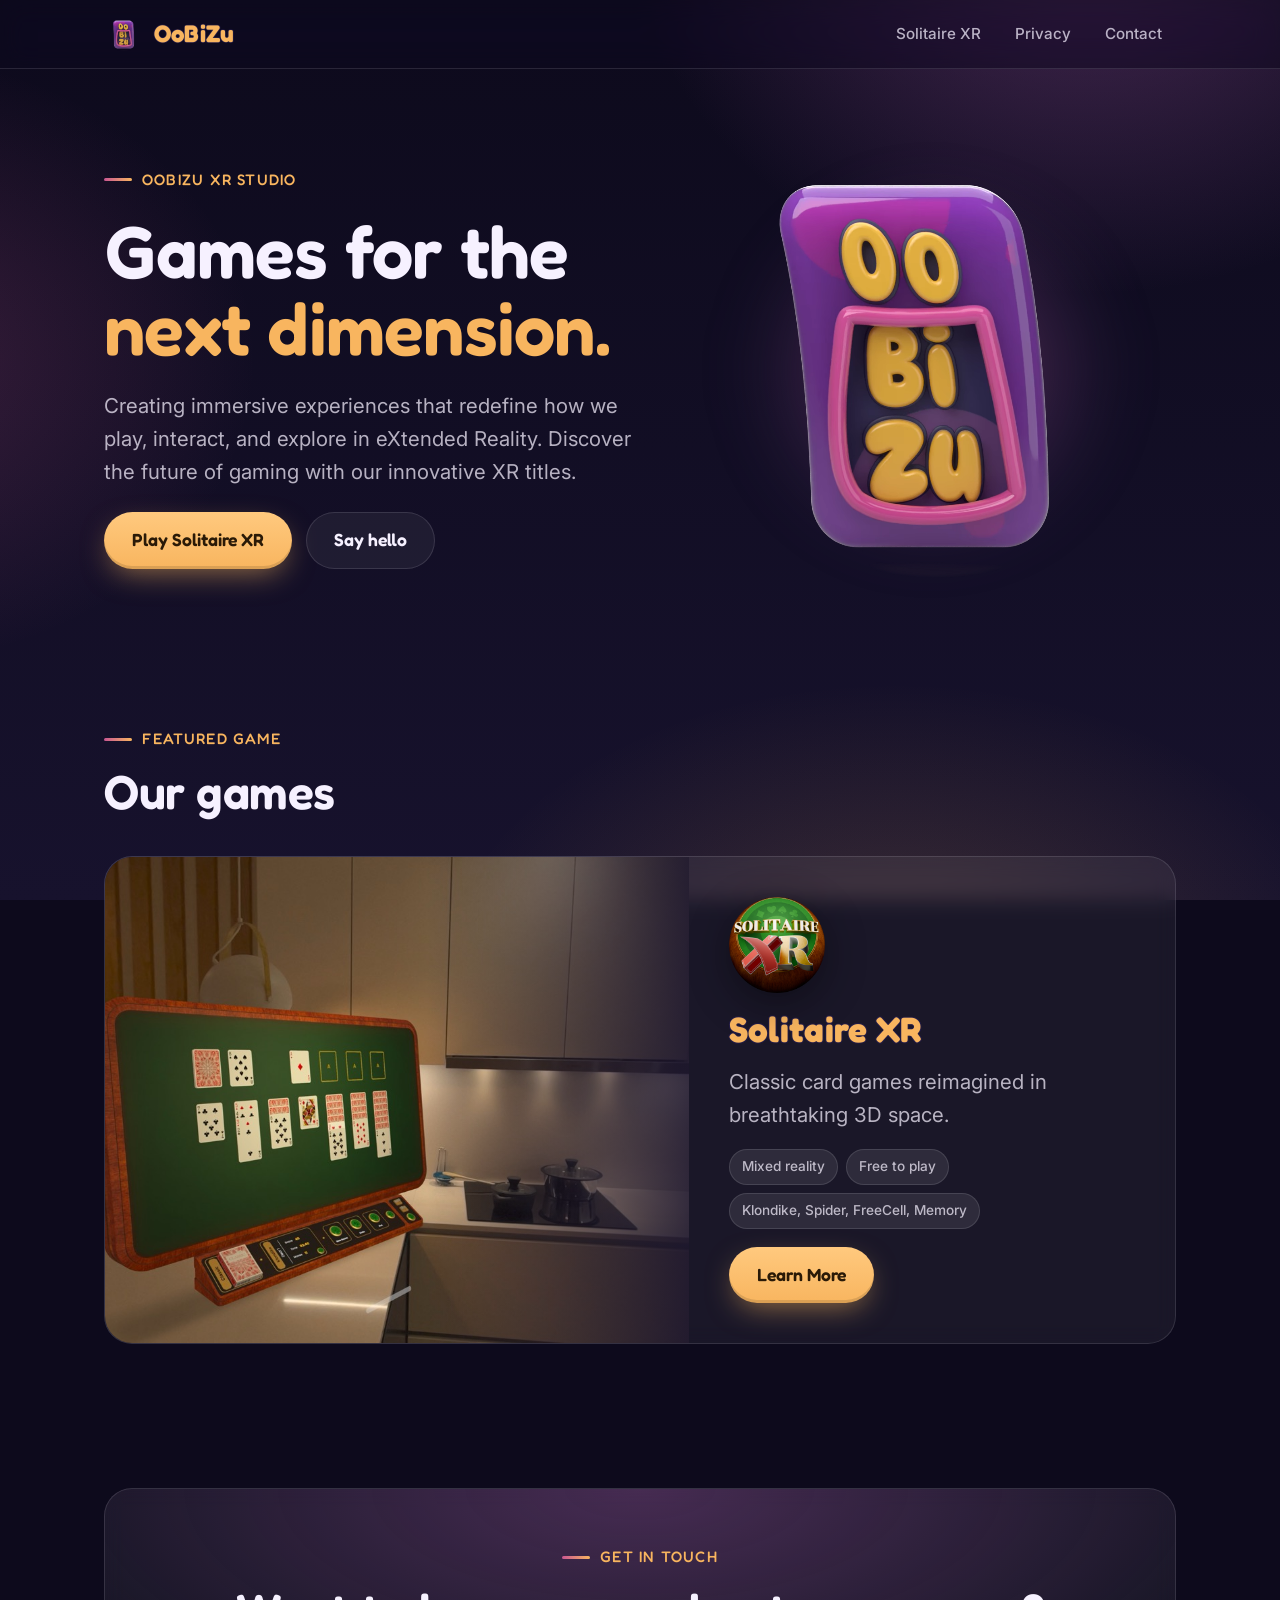
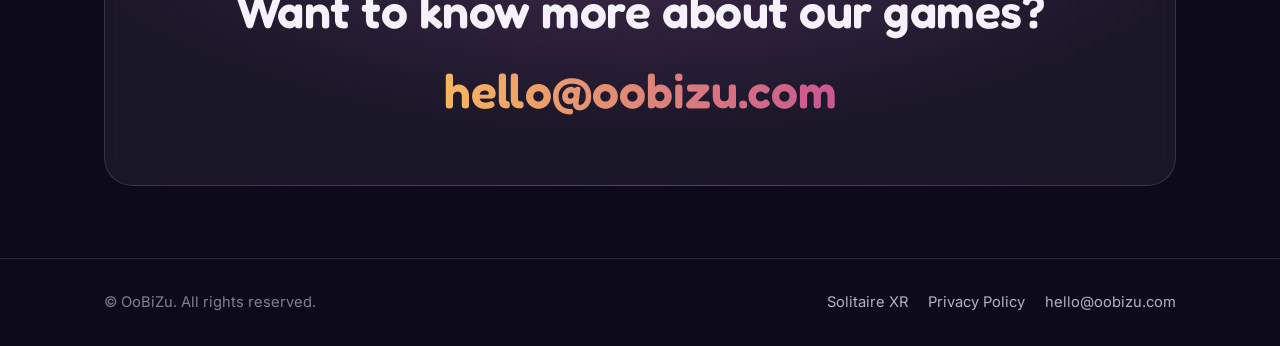
<file: index.html>
<!DOCTYPE html>
<html lang="en">
  <head>
    <meta charset="UTF-8" />
    <meta name="viewport" content="width=device-width, initial-scale=1.0" />
    <meta name="description" content="OoBiZu is an independent XR studio making games for mixed and virtual reality headsets, including Solitaire XR: classic card games reimagined in 3D space.">
    <meta name="author" content="OoBiZu">
    <meta name="robots" content="index, follow">
    <meta name="theme-color" content="#0d0a1c">
    <link rel="canonical" href="https://www.oobizu.com/">

    <!-- Open Graph / Facebook -->
    <meta property="og:type" content="website">
    <meta property="og:url" content="https://www.oobizu.com/">
    <meta property="og:title" content="OoBiZu XR Studio | Games for the Next Dimension">
    <meta property="og:description" content="OoBiZu is an independent XR studio making games for mixed and virtual reality headsets, including Solitaire XR: classic card games reimagined in 3D space.">
    <meta property="og:image" content="https://www.oobizu.com/logo.png">
    <meta property="og:site_name" content="OoBiZu XR Studio">

    <!-- Twitter -->
    <meta property="twitter:card" content="summary_large_image">
    <meta property="twitter:url" content="https://www.oobizu.com/">
    <meta property="twitter:title" content="OoBiZu XR Studio | Games for the Next Dimension">
    <meta property="twitter:description" content="OoBiZu is an independent XR studio making games for mixed and virtual reality headsets, including Solitaire XR: classic card games reimagined in 3D space.">
    <meta property="twitter:image" content="https://www.oobizu.com/logo.png">

    <title>OoBiZu XR Studio | Games for the Next Dimension</title>

    <!-- Favicon -->
    <link rel="icon" type="image/x-icon" href="/favicon.ico">
    <link rel="icon" type="image/png" sizes="16x16" href="/favicon-16x16.png">
    <link rel="icon" type="image/png" sizes="32x32" href="/favicon-32x32.png">
    <link rel="apple-touch-icon" sizes="180x180" href="/apple-touch-icon.png">
    <link rel="manifest" href="/site.webmanifest">

    <!-- Structured Data -->
    <script type="application/ld+json">
    {
      "@context": "https://schema.org",
      "@graph": [
        {
          "@type": "Organization",
          "@id": "https://www.oobizu.com/#organization",
          "name": "OoBiZu",
          "alternateName": "OoBiZu XR Studio",
          "url": "https://www.oobizu.com/",
          "logo": "https://www.oobizu.com/logo.png",
          "description": "Independent XR studio making games for mixed and virtual reality headsets.",
          "email": "hello@oobizu.com",
          "contactPoint": {
            "@type": "ContactPoint",
            "email": "hello@oobizu.com",
            "contactType": "customer service"
          }
        },
        {
          "@type": "WebSite",
          "@id": "https://www.oobizu.com/#website",
          "name": "OoBiZu XR Studio",
          "url": "https://www.oobizu.com/",
          "publisher": { "@id": "https://www.oobizu.com/#organization" }
        }
      ]
    }
    </script>

    <link rel="preconnect" href="https://fonts.googleapis.com">
    <link rel="preconnect" href="https://fonts.gstatic.com" crossorigin>
    <link href="https://fonts.googleapis.com/css2?family=Fredoka:wght@400..700&family=Inter:wght@400;500;600&display=swap" rel="stylesheet">
    <link rel="stylesheet" href="/styles.css">
  </head>
  <body>
    <header class="nav">
      <div class="wrap">
        <a href="/" class="brand wordmark" aria-label="OoBiZu home">
          <img src="/logo-poster.png" alt="" width="40" height="40">
          OoBiZu
        </a>
        <nav class="nav-links" aria-label="Main">
          <a href="/solitairexr">Solitaire XR</a>
          <a href="/privacy" class="hide-sm">Privacy</a>
          <a href="#contact">Contact</a>
        </nav>
      </div>
    </header>

    <main>
      <!-- Hero -->
      <section class="hero">
        <div class="wrap">
          <div class="hero-copy">
            <h1 class="eyebrow">OoBiZu XR Studio</h1>
            <p class="display-title">Games for the <span class="honey">next dimension.</span></p>
            <p class="lead">
              Creating immersive experiences that redefine how we play, interact, and explore in eXtended Reality.
              Discover the future of gaming with our innovative XR titles.
            </p>
            <div class="btn-row">
              <a href="/solitairexr" class="btn btn-primary">Play Solitaire XR</a>
              <a href="#contact" class="btn btn-ghost">Say hello</a>
            </div>
          </div>
          <div class="hero-art">
            <video
              autoplay
              loop
              muted
              playsinline
              data-decorative
              poster="/logo-poster.png"
              aria-label="OoBiZu Logo"
              width="520"
              height="520"
            >
              <!-- HEVC with alpha first for Safari/iOS, then VP9 with alpha for Chrome/Firefox/Edge -->
              <source src="/logo-loop.mov" type='video/mp4; codecs="hvc1"' />
              <source src="/logo-loop.webm" type="video/webm" />
              <img src="/logo.png" alt="OoBiZu Logo" />
            </video>
          </div>
        </div>
      </section>

      <!-- Games -->
      <section id="games">
        <div class="wrap">
          <div class="section-head reveal">
            <span class="eyebrow">Featured Game</span>
            <h2>Our games</h2>
          </div>

          <article class="card game reveal">
            <div class="game-media">
              <img src="/solitairexr/images/screenshot1.jpeg" alt="Solitaire XR table floating in a kitchen" loading="lazy">
            </div>
            <div class="game-body">
              <img class="game-logo" src="/solitairexr/logo.png" alt="" width="96" height="96">
              <h3 class="wordmark" style="font-size: 2.2rem;">Solitaire XR</h3>
              <p class="lead">Classic card games reimagined in breathtaking 3D space.</p>
              <div class="chips">
                <span class="chip">Mixed reality</span>
                <span class="chip">Free to play</span>
                <span class="chip">Klondike, Spider, FreeCell, Memory</span>
              </div>
              <div class="btn-row" style="justify-content: flex-start;">
                <a href="/solitairexr" class="btn btn-primary">Learn More</a>
              </div>
            </div>
          </article>
        </div>
      </section>

      <!-- Contact -->
      <section id="contact">
        <div class="wrap">
          <div class="card contact reveal">
            <span class="eyebrow">Get in touch</span>
            <h2>Want to know more about our games?</h2>
            <a class="email" href="mailto:hello@oobizu.com?subject=Hello%20OoBiZu">hello@oobizu.com</a>
          </div>
        </div>
      </section>
    </main>

    <footer>
      <div class="wrap">
        <span>© OoBiZu. All rights reserved.</span>
        <nav aria-label="Footer">
          <a href="/solitairexr">Solitaire XR</a>
          <a href="/privacy">Privacy Policy</a>
          <a href="mailto:hello@oobizu.com">hello@oobizu.com</a>
        </nav>
      </div>
    </footer>

    <script src="/site.js"></script>
  </body>
</html>
</file>
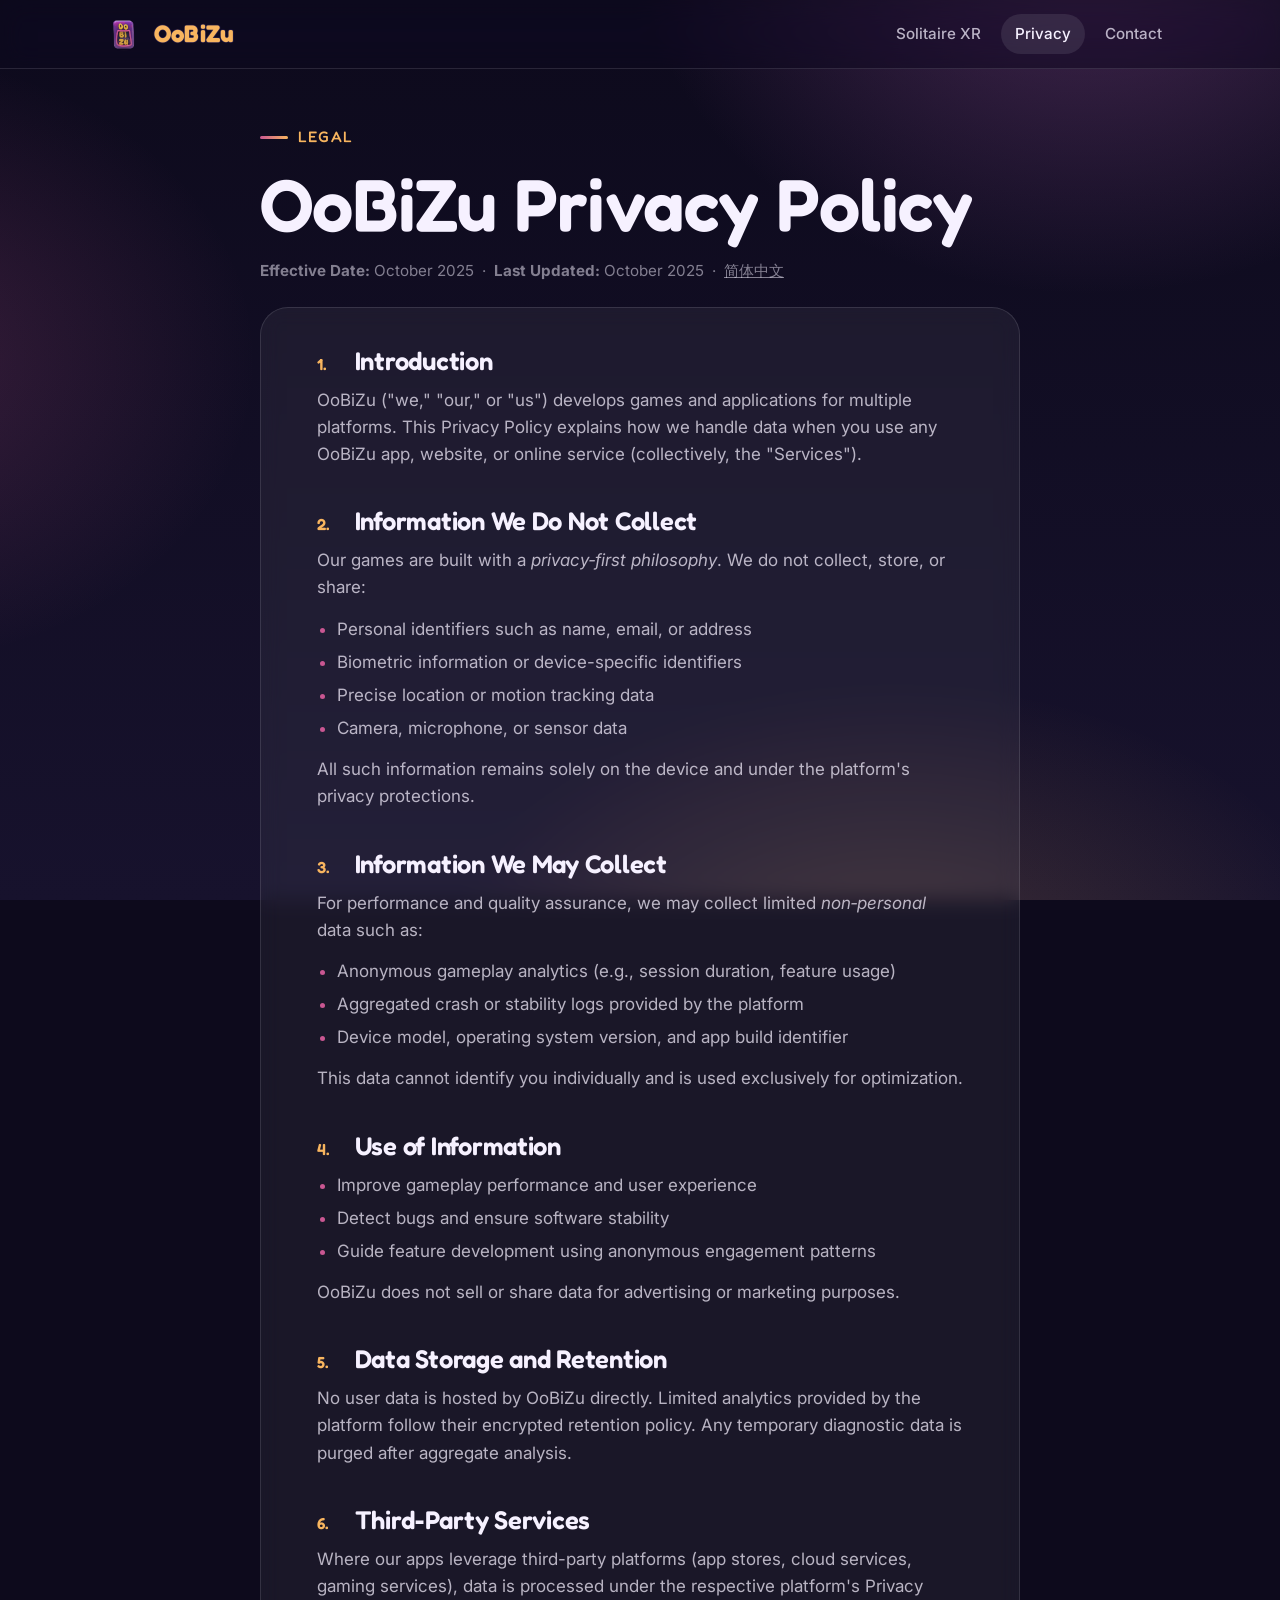
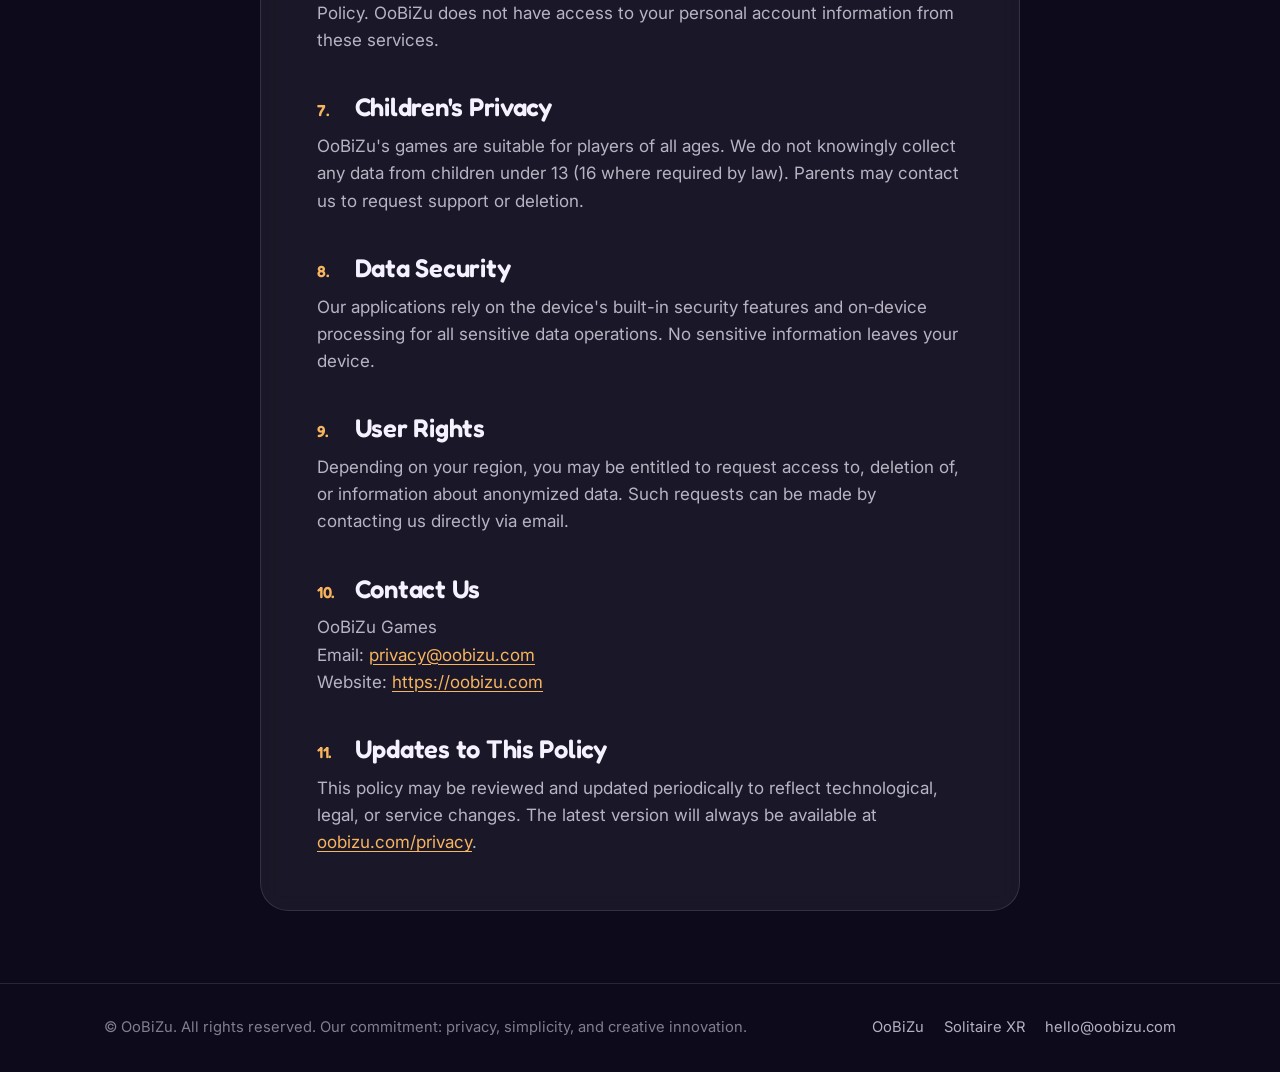
<file: privacy/index.html>
<!DOCTYPE html>
<html lang="en">
<head>
  <meta charset="UTF-8">
  <meta name="viewport" content="width=device-width, initial-scale=1.0">
  <meta name="description" content="OoBiZu Privacy Policy: learn how we handle data across all our games and applications.">
  <meta name="theme-color" content="#0d0a1c">
  <meta property="og:title" content="OoBiZu Privacy Policy">
  <meta property="og:description" content="Our commitment to privacy-first game development across all platforms.">
  <link rel="canonical" href="https://www.oobizu.com/privacy/">
  <link rel="alternate" hreflang="en" href="https://www.oobizu.com/privacy/">
  <link rel="alternate" hreflang="zh-Hans" href="https://www.oobizu.com/privacy/zh/">
  <meta property="og:url" content="https://www.oobizu.com/privacy/">
  <meta property="og:image" content="https://www.oobizu.com/logo.png">
  <meta name="twitter:card" content="summary_large_image">
  <title>OoBiZu Privacy Policy | Games and Applications</title>

  <!-- Favicon -->
  <link rel="icon" type="image/x-icon" href="/favicon.ico">
  <link rel="icon" type="image/png" sizes="16x16" href="/favicon-16x16.png">
  <link rel="icon" type="image/png" sizes="32x32" href="/favicon-32x32.png">
  <link rel="apple-touch-icon" sizes="180x180" href="/apple-touch-icon.png">
  <link rel="manifest" href="/site.webmanifest">

  <link rel="preconnect" href="https://fonts.googleapis.com">
  <link rel="preconnect" href="https://fonts.gstatic.com" crossorigin>
  <link href="https://fonts.googleapis.com/css2?family=Fredoka:wght@400..700&family=Inter:wght@400;500;600&display=swap" rel="stylesheet">
  <link rel="stylesheet" href="/styles.css">
</head>
<body>
  <header class="nav">
    <div class="wrap">
      <a href="/" class="brand wordmark" aria-label="OoBiZu home">
        <img src="/logo-poster.png" alt="" width="40" height="40">
        OoBiZu
      </a>
      <nav class="nav-links" aria-label="Main">
        <a href="/solitairexr">Solitaire XR</a>
        <a href="/privacy" aria-current="page">Privacy</a>
        <a href="/#contact" class="hide-sm">Contact</a>
      </nav>
    </div>
  </header>

  <main>
    <div class="wrap">
      <div class="doc-head">
        <span class="eyebrow">Legal</span>
        <h1>OoBiZu Privacy Policy</h1>
        <p class="note">
          <strong>Effective Date:</strong> October 2025 &nbsp;·&nbsp;
          <strong>Last Updated:</strong> October 2025 &nbsp;·&nbsp;
          <a href="/privacy/zh/" hreflang="zh-Hans" lang="zh-Hans">简体中文</a>
        </p>
      </div>

      <article class="card doc">
        <h2><span class="num">1.</span>Introduction</h2>
        <p>
          OoBiZu ("we," "our," or "us") develops games and applications for multiple platforms. This Privacy Policy explains how we handle data when you use any OoBiZu app, website, or online service (collectively, the "Services").
        </p>

        <h2><span class="num">2.</span>Information We Do Not Collect</h2>
        <p>Our games are built with a <em>privacy‑first philosophy</em>. We do not collect, store, or share:</p>
        <ul>
          <li>Personal identifiers such as name, email, or address</li>
          <li>Biometric information or device-specific identifiers</li>
          <li>Precise location or motion tracking data</li>
          <li>Camera, microphone, or sensor data</li>
        </ul>
        <p>All such information remains solely on the device and under the platform's privacy protections.</p>

        <h2><span class="num">3.</span>Information We May Collect</h2>
        <p>For performance and quality assurance, we may collect limited <em>non‑personal</em> data such as:</p>
        <ul>
          <li>Anonymous gameplay analytics (e.g., session duration, feature usage)</li>
          <li>Aggregated crash or stability logs provided by the platform</li>
          <li>Device model, operating system version, and app build identifier</li>
        </ul>
        <p>This data cannot identify you individually and is used exclusively for optimization.</p>

        <h2><span class="num">4.</span>Use of Information</h2>
        <ul>
          <li>Improve gameplay performance and user experience</li>
          <li>Detect bugs and ensure software stability</li>
          <li>Guide feature development using anonymous engagement patterns</li>
        </ul>
        <p>OoBiZu does not sell or share data for advertising or marketing purposes.</p>

        <h2><span class="num">5.</span>Data Storage and Retention</h2>
        <p>
          No user data is hosted by OoBiZu directly. Limited analytics provided by the platform follow their encrypted retention policy. Any temporary diagnostic data is purged after aggregate analysis.
        </p>

        <h2><span class="num">6.</span>Third‑Party Services</h2>
        <p>
          Where our apps leverage third-party platforms (app stores, cloud services, gaming services), data is processed under the respective platform's Privacy Policy. OoBiZu does not have access to your personal account information from these services.
        </p>

        <h2><span class="num">7.</span>Children's Privacy</h2>
        <p>
          OoBiZu's games are suitable for players of all ages. We do not knowingly collect any data from children under 13 (16 where required by law). Parents may contact us to request support or deletion.
        </p>

        <h2><span class="num">8.</span>Data Security</h2>
        <p>
          Our applications rely on the device's built-in security features and on‑device processing for all sensitive data operations. No sensitive information leaves your device.
        </p>

        <h2><span class="num">9.</span>User Rights</h2>
        <p>
          Depending on your region, you may be entitled to request access to, deletion of, or information about anonymized data. Such requests can be made by contacting us directly via email.
        </p>

        <h2><span class="num">10.</span>Contact Us</h2>
        <p>
          OoBiZu Games<br>
          Email: <a href="mailto:privacy@oobizu.com">privacy@oobizu.com</a><br>
          Website: <a href="https://oobizu.com">https://oobizu.com</a>
        </p>

        <h2><span class="num">11.</span>Updates to This Policy</h2>
        <p>
          This policy may be reviewed and updated periodically to reflect technological, legal, or service changes. The latest version will always be available at <a href="https://oobizu.com/privacy">oobizu.com/privacy</a>.
        </p>
      </article>
    </div>
  </main>

  <footer>
    <div class="wrap">
      <span>© OoBiZu. All rights reserved. Our commitment: privacy, simplicity, and creative innovation.</span>
      <nav aria-label="Footer">
        <a href="/">OoBiZu</a>
        <a href="/solitairexr">Solitaire XR</a>
        <a href="mailto:hello@oobizu.com">hello@oobizu.com</a>
      </nav>
    </div>
  </footer>

  <script src="/site.js"></script>
</body>
</html>
</file>
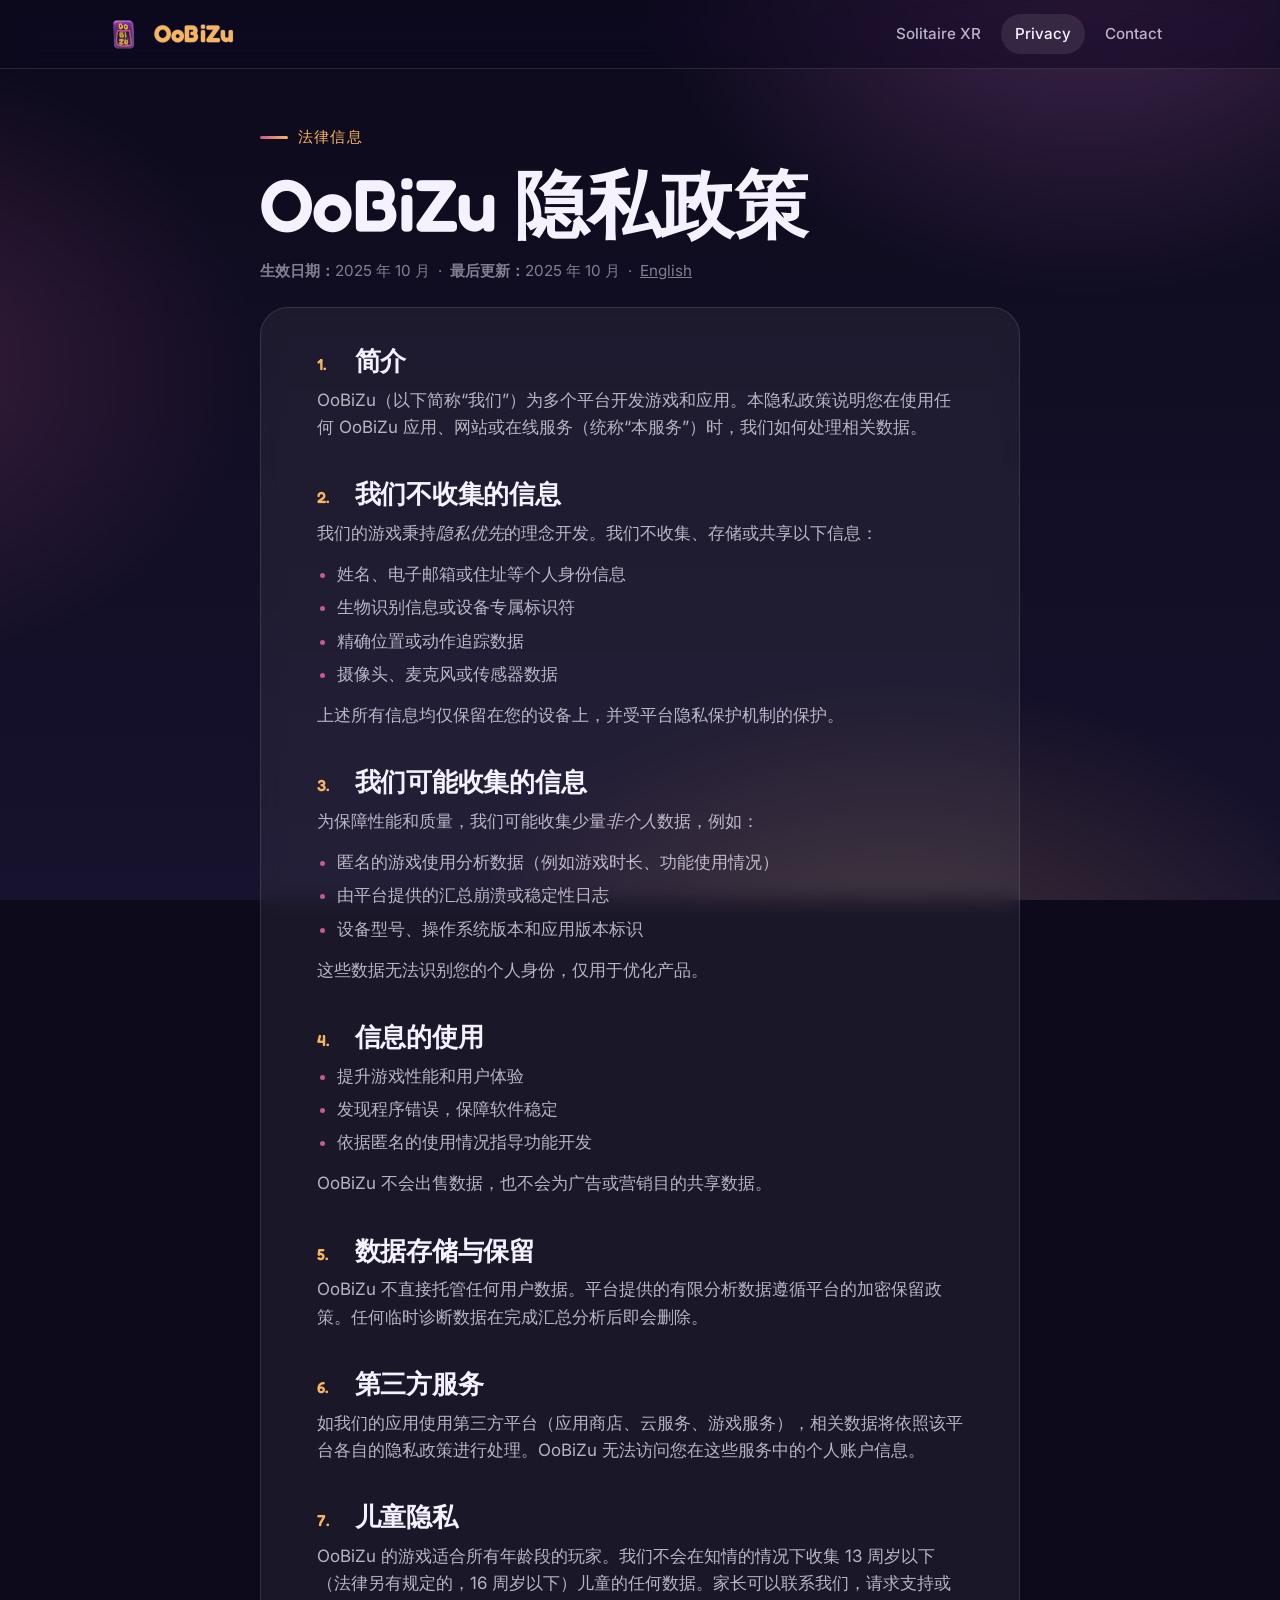
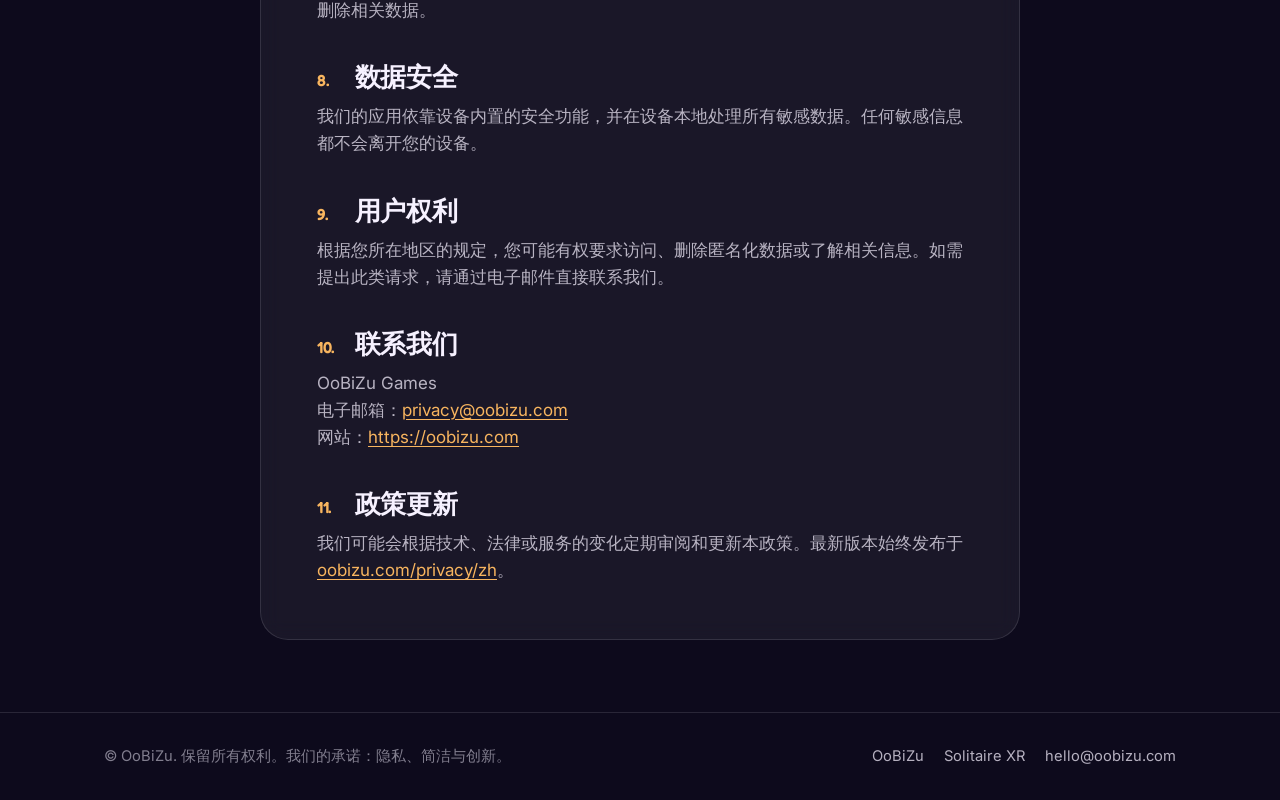
<file: privacy/zh/index.html>
<!DOCTYPE html>
<html lang="zh-Hans">
<head>
  <meta charset="UTF-8">
  <meta name="viewport" content="width=device-width, initial-scale=1.0">
  <meta name="description" content="OoBiZu 隐私政策：了解我们如何在所有游戏和应用中处理数据。">
  <meta name="theme-color" content="#0d0a1c">
  <meta property="og:title" content="OoBiZu 隐私政策">
  <meta property="og:description" content="我们在所有平台上坚持隐私优先的游戏开发。">
  <link rel="canonical" href="https://www.oobizu.com/privacy/zh/">
  <link rel="alternate" hreflang="en" href="https://www.oobizu.com/privacy/">
  <link rel="alternate" hreflang="zh-Hans" href="https://www.oobizu.com/privacy/zh/">
  <meta property="og:url" content="https://www.oobizu.com/privacy/zh/">
  <meta property="og:image" content="https://www.oobizu.com/logo.png">
  <meta name="twitter:card" content="summary_large_image">
  <title>OoBiZu 隐私政策 | 游戏与应用</title>

  <!-- Favicon -->
  <link rel="icon" type="image/x-icon" href="/favicon.ico">
  <link rel="icon" type="image/png" sizes="16x16" href="/favicon-16x16.png">
  <link rel="icon" type="image/png" sizes="32x32" href="/favicon-32x32.png">
  <link rel="apple-touch-icon" sizes="180x180" href="/apple-touch-icon.png">
  <link rel="manifest" href="/site.webmanifest">

  <link rel="preconnect" href="https://fonts.googleapis.com">
  <link rel="preconnect" href="https://fonts.gstatic.com" crossorigin>
  <link href="https://fonts.googleapis.com/css2?family=Fredoka:wght@400..700&family=Inter:wght@400;500;600&display=swap" rel="stylesheet">
  <link rel="stylesheet" href="/styles.css">
</head>
<body>
  <header class="nav">
    <div class="wrap">
      <a href="/" class="brand wordmark" aria-label="OoBiZu home">
        <img src="/logo-poster.png" alt="" width="40" height="40">
        OoBiZu
      </a>
      <nav class="nav-links" aria-label="Main">
        <a href="/solitairexr">Solitaire XR</a>
        <a href="/privacy" aria-current="page">Privacy</a>
        <a href="/#contact" class="hide-sm">Contact</a>
      </nav>
    </div>
  </header>

  <main>
    <div class="wrap">
      <div class="doc-head">
        <span class="eyebrow">法律信息</span>
        <h1>OoBiZu 隐私政策</h1>
        <p class="note">
          <strong>生效日期：</strong>2025 年 10 月 &nbsp;·&nbsp;
          <strong>最后更新：</strong>2025 年 10 月 &nbsp;·&nbsp;
          <a href="/privacy/" hreflang="en" lang="en">English</a>
        </p>
      </div>

      <article class="card doc">
        <h2><span class="num">1.</span>简介</h2>
        <p>
          OoBiZu（以下简称“我们”）为多个平台开发游戏和应用。本隐私政策说明您在使用任何 OoBiZu 应用、网站或在线服务（统称“本服务”）时，我们如何处理相关数据。
        </p>

        <h2><span class="num">2.</span>我们不收集的信息</h2>
        <p>我们的游戏秉持<em>隐私优先</em>的理念开发。我们不收集、存储或共享以下信息：</p>
        <ul>
          <li>姓名、电子邮箱或住址等个人身份信息</li>
          <li>生物识别信息或设备专属标识符</li>
          <li>精确位置或动作追踪数据</li>
          <li>摄像头、麦克风或传感器数据</li>
        </ul>
        <p>上述所有信息均仅保留在您的设备上，并受平台隐私保护机制的保护。</p>

        <h2><span class="num">3.</span>我们可能收集的信息</h2>
        <p>为保障性能和质量，我们可能收集少量<em>非个人</em>数据，例如：</p>
        <ul>
          <li>匿名的游戏使用分析数据（例如游戏时长、功能使用情况）</li>
          <li>由平台提供的汇总崩溃或稳定性日志</li>
          <li>设备型号、操作系统版本和应用版本标识</li>
        </ul>
        <p>这些数据无法识别您的个人身份，仅用于优化产品。</p>

        <h2><span class="num">4.</span>信息的使用</h2>
        <ul>
          <li>提升游戏性能和用户体验</li>
          <li>发现程序错误，保障软件稳定</li>
          <li>依据匿名的使用情况指导功能开发</li>
        </ul>
        <p>OoBiZu 不会出售数据，也不会为广告或营销目的共享数据。</p>

        <h2><span class="num">5.</span>数据存储与保留</h2>
        <p>
          OoBiZu 不直接托管任何用户数据。平台提供的有限分析数据遵循平台的加密保留政策。任何临时诊断数据在完成汇总分析后即会删除。
        </p>

        <h2><span class="num">6.</span>第三方服务</h2>
        <p>
          如我们的应用使用第三方平台（应用商店、云服务、游戏服务），相关数据将依照该平台各自的隐私政策进行处理。OoBiZu 无法访问您在这些服务中的个人账户信息。
        </p>

        <h2><span class="num">7.</span>儿童隐私</h2>
        <p>
          OoBiZu 的游戏适合所有年龄段的玩家。我们不会在知情的情况下收集 13 周岁以下（法律另有规定的，16 周岁以下）儿童的任何数据。家长可以联系我们，请求支持或删除相关数据。
        </p>

        <h2><span class="num">8.</span>数据安全</h2>
        <p>
          我们的应用依靠设备内置的安全功能，并在设备本地处理所有敏感数据。任何敏感信息都不会离开您的设备。
        </p>

        <h2><span class="num">9.</span>用户权利</h2>
        <p>
          根据您所在地区的规定，您可能有权要求访问、删除匿名化数据或了解相关信息。如需提出此类请求，请通过电子邮件直接联系我们。
        </p>

        <h2><span class="num">10.</span>联系我们</h2>
        <p>
          OoBiZu Games<br>
          电子邮箱：<a href="mailto:privacy@oobizu.com">privacy@oobizu.com</a><br>
          网站：<a href="https://oobizu.com">https://oobizu.com</a>
        </p>

        <h2><span class="num">11.</span>政策更新</h2>
        <p>
          我们可能会根据技术、法律或服务的变化定期审阅和更新本政策。最新版本始终发布于 <a href="https://oobizu.com/privacy/zh/">oobizu.com/privacy/zh</a>。
        </p>
      </article>
    </div>
  </main>

  <footer>
    <div class="wrap">
      <span>© OoBiZu. 保留所有权利。我们的承诺：隐私、简洁与创新。</span>
      <nav aria-label="Footer">
        <a href="/">OoBiZu</a>
        <a href="/solitairexr">Solitaire XR</a>
        <a href="mailto:hello@oobizu.com">hello@oobizu.com</a>
      </nav>
    </div>
  </footer>

  <script src="/site.js"></script>
</body>
</html>
</file>
<file: styles.css>
/* OoBiZu site styles. Palette from the jelly logo. */
:root {
  --ink: #0d0a1c;
  --night: #17122d;
  --plum: #3d365c;
  --grape: #7c4585;
  --berry: #c95792;
  --honey: #f8b55f;
  --honey-hi: #ffc97e;
  --text: #f6f1ff;
  --muted: rgba(246, 241, 255, 0.72);
  --faint: rgba(246, 241, 255, 0.5);
  --line: rgba(246, 241, 255, 0.12);
  --glass: rgba(255, 255, 255, 0.055);
  --glass-hi: rgba(255, 255, 255, 0.09);
  --radius: 28px;
  --radius-sm: 16px;
  --display: "Fredoka", ui-rounded, "SF Pro Rounded", system-ui, sans-serif;
  --body: "Inter", system-ui, -apple-system, "Segoe UI", sans-serif;
  --wrap: 1120px;
}

*,
*::before,
*::after {
  box-sizing: border-box;
}

html {
  scroll-behavior: smooth;
  -webkit-text-size-adjust: 100%;
}

body {
  margin: 0;
  min-height: 100vh;
  display: flex;
  flex-direction: column;
  background: var(--ink);
  color: var(--text);
  font-family: var(--body);
  font-size: 17px;
  line-height: 1.6;
  -webkit-font-smoothing: antialiased;
  overflow-x: hidden;
}

/* Soft glows behind everything, fixed so long pages keep the mood */
body::before {
  content: "";
  position: fixed;
  inset: 0;
  z-index: -1;
  pointer-events: none;
  background:
    radial-gradient(60vmax 50vmax at 85% -10%, rgba(124, 69, 133, 0.55), transparent 60%),
    radial-gradient(50vmax 40vmax at -10% 40%, rgba(201, 87, 146, 0.22), transparent 60%),
    radial-gradient(60vmax 40vmax at 70% 110%, rgba(248, 181, 95, 0.18), transparent 60%),
    linear-gradient(180deg, var(--ink) 0%, var(--night) 100%);
}

img,
video {
  max-width: 100%;
  display: block;
}

a {
  color: inherit;
}

::selection {
  background: var(--berry);
  color: #fff;
}

:focus-visible {
  outline: 3px solid var(--honey);
  outline-offset: 3px;
  border-radius: 8px;
}

.wrap {
  width: 100%;
  max-width: var(--wrap);
  margin: 0 auto;
  padding: 0 24px;
}

main {
  flex: 1;
}

/* ---------- Type ---------- */
h1,
h2,
h3 {
  font-family: var(--display);
  font-weight: 600;
  line-height: 1.05;
  letter-spacing: -0.01em;
  margin: 0;
}

h1,
.display-title {
  font-size: clamp(2.6rem, 6vw, 4.6rem);
}

/* Big hero line that isn't the page's h1 (the h1 carries the SEO name) */
.display-title {
  font-family: var(--display);
  font-weight: 600;
  line-height: 1.05;
  letter-spacing: -0.01em;
  margin: 0;
}

h2 {
  font-size: clamp(2rem, 4vw, 3rem);
}

h3 {
  font-size: 1.5rem;
}

p {
  margin: 0;
}

.lead {
  font-size: clamp(1.1rem, 1.6vw, 1.3rem);
  color: var(--muted);
  max-width: 38em;
}

.eyebrow {
  display: inline-flex;
  align-items: center;
  gap: 10px;
  font-family: var(--display);
  font-weight: 500;
  font-size: 0.95rem;
  letter-spacing: 0.08em;
  text-transform: uppercase;
  color: var(--honey);
}

.eyebrow::before {
  content: "";
  width: 28px;
  height: 3px;
  border-radius: 3px;
  background: linear-gradient(90deg, var(--berry), var(--honey));
}

.honey {
  color: var(--honey);
}

/* Jelly-letter wordmark: honey fill with a navy outline, like the logo */
.wordmark {
  font-family: var(--display);
  font-weight: 700;
  color: var(--honey);
  -webkit-text-stroke: 0.06em #231c45;
  paint-order: stroke fill;
  letter-spacing: 0.01em;
}

/* ---------- Nav ---------- */
.nav {
  position: sticky;
  top: 0;
  z-index: 50;
  backdrop-filter: blur(14px) saturate(140%);
  -webkit-backdrop-filter: blur(14px) saturate(140%);
  background: rgba(13, 10, 28, 0.55);
  border-bottom: 1px solid var(--line);
}

.nav .wrap {
  display: flex;
  align-items: center;
  justify-content: space-between;
  height: 68px;
  gap: 16px;
}

.brand {
  display: inline-flex;
  align-items: center;
  gap: 10px;
  text-decoration: none;
  font-size: 1.5rem;
}

.brand img {
  width: 40px;
  height: 40px;
  object-fit: contain;
}

.nav-links {
  display: flex;
  align-items: center;
  gap: 6px;
}

.nav-links a {
  text-decoration: none;
  color: var(--muted);
  font-weight: 500;
  font-size: 0.95rem;
  padding: 8px 14px;
  border-radius: 999px;
  transition: color 0.2s, background 0.2s;
}

.nav-links a:hover,
.nav-links a[aria-current="page"] {
  color: var(--text);
  background: var(--glass-hi);
}

.nav-links a {
  white-space: nowrap;
}

@media (max-width: 560px) {
  .wrap {
    padding: 0 16px;
  }
  .brand {
    font-size: 1.25rem;
    gap: 8px;
  }
  .brand img {
    width: 34px;
    height: 34px;
  }
  .nav-links {
    gap: 2px;
  }
  .nav-links .hide-sm {
    display: none;
  }
  .nav-links a {
    padding: 8px 10px;
    font-size: 0.9rem;
  }
}

/* ---------- Buttons ---------- */
.btn {
  display: inline-flex;
  align-items: center;
  justify-content: center;
  gap: 10px;
  font-family: var(--display);
  font-weight: 600;
  font-size: 1.1rem;
  text-decoration: none;
  padding: 14px 28px;
  border-radius: 999px;
  border: 0;
  cursor: pointer;
  transition: transform 0.2s cubic-bezier(0.34, 1.56, 0.64, 1), box-shadow 0.2s, background 0.2s;
}

.btn:hover {
  transform: translateY(-2px) scale(1.03);
}

.btn:active {
  transform: translateY(1px) scale(0.98);
}

.btn-primary {
  background: linear-gradient(180deg, var(--honey-hi), var(--honey));
  color: #2a1a07;
  box-shadow: 0 10px 30px -8px rgba(248, 181, 95, 0.6), inset 0 -3px 0 rgba(0, 0, 0, 0.12);
}

.btn-ghost {
  background: var(--glass);
  color: var(--text);
  box-shadow: inset 0 0 0 1px var(--line);
}

.btn-ghost:hover {
  background: var(--glass-hi);
}

.btn-store {
  background: #000;
  color: #fff;
  font-family: var(--body);
  font-weight: 600;
  box-shadow: inset 0 0 0 1px rgba(255, 255, 255, 0.35);
  padding: 10px 22px;
  text-align: left;
  line-height: 1.15;
}

.btn-store small {
  display: block;
  font-weight: 400;
  font-size: 0.72rem;
  opacity: 0.85;
}

.btn-store span {
  font-size: 1.15rem;
}

.btn-row {
  display: flex;
  flex-wrap: wrap;
  gap: 14px;
}

/* ---------- Sections ---------- */
section {
  padding: 72px 0;
}

.section-head {
  display: grid;
  gap: 14px;
  margin-bottom: 40px;
}

.card {
  background: var(--glass);
  border: 1px solid var(--line);
  border-radius: var(--radius);
  backdrop-filter: blur(10px);
  -webkit-backdrop-filter: blur(10px);
}

/* ---------- Hero ---------- */
.hero {
  padding: 56px 0 40px;
}

.hero .wrap {
  display: grid;
  grid-template-columns: 1.05fr 0.95fr;
  align-items: center;
  gap: 40px;
}

.hero-copy {
  display: grid;
  gap: 24px;
}

.hero-art {
  position: relative;
  display: grid;
  place-items: center;
}

.hero-art::before {
  content: "";
  position: absolute;
  inset: 12%;
  border-radius: 50%;
  background: radial-gradient(circle, rgba(201, 87, 146, 0.45), rgba(124, 69, 133, 0.25) 45%, transparent 70%);
  filter: blur(30px);
}

.hero-art video,
.hero-art img {
  position: relative;
  width: 100%;
  max-width: 520px;
  aspect-ratio: 1;
  height: auto;
}

@media (max-width: 860px) {
  .hero {
    padding-top: 24px;
  }
  .hero .wrap {
    grid-template-columns: 1fr;
    text-align: center;
    gap: 8px;
  }
  .hero-art {
    order: -1;
  }
  .hero-art video,
  .hero-art img {
    max-width: 360px;
  }
  .hero-copy {
    justify-items: center;
  }
  .hero-copy .lead {
    margin: 0 auto;
  }
  .btn-row {
    justify-content: center;
  }
}

/* ---------- Game feature card (home) ---------- */
.game {
  display: grid;
  grid-template-columns: 1.2fr 1fr;
  overflow: hidden;
}

.game-media {
  position: relative;
  min-height: 320px;
}

.game-media img {
  position: absolute;
  inset: 0;
  width: 100%;
  height: 100%;
  object-fit: cover;
}

.game-media::after {
  content: "";
  position: absolute;
  inset: 0;
  background: linear-gradient(90deg, transparent 55%, rgba(23, 18, 45, 0.85));
}

.game-body {
  padding: 40px;
  display: grid;
  gap: 18px;
  align-content: center;
}

.game-logo {
  width: 96px;
  height: 96px;
  filter: drop-shadow(0 10px 20px rgba(0, 0, 0, 0.4));
}

.chips {
  display: flex;
  flex-wrap: wrap;
  gap: 8px;
}

.chip {
  font-size: 0.85rem;
  font-weight: 500;
  padding: 6px 12px;
  border-radius: 999px;
  background: var(--glass-hi);
  border: 1px solid var(--line);
  color: var(--muted);
}

@media (max-width: 860px) {
  .game {
    grid-template-columns: 1fr;
  }
  .game-media {
    min-height: 220px;
    aspect-ratio: 16 / 9;
  }
  .game-media::after {
    background: linear-gradient(180deg, transparent 55%, rgba(23, 18, 45, 0.85));
  }
  .game-body {
    padding: 28px 24px 32px;
  }
}

/* ---------- Contact band ---------- */
.contact {
  text-align: center;
  padding: 56px 24px;
  display: grid;
  gap: 16px;
  justify-items: center;
  background:
    radial-gradient(80% 120% at 50% 0%, rgba(124, 69, 133, 0.45), transparent 70%),
    var(--glass);
}

.contact .email {
  font-family: var(--display);
  font-weight: 600;
  font-size: clamp(1.7rem, 4.5vw, 3rem);
  text-decoration: none;
  background: linear-gradient(90deg, var(--honey), var(--berry));
  -webkit-background-clip: text;
  background-clip: text;
  color: transparent;
  overflow-wrap: anywhere;
}

.contact .email:hover {
  text-decoration: underline;
  text-decoration-color: var(--berry);
  text-underline-offset: 6px;
}

/* ---------- Product page ---------- */
.product-hero .hero-copy .sxr-logo {
  width: 140px;
  height: 140px;
  filter: drop-shadow(0 16px 30px rgba(0, 0, 0, 0.45));
}

.shot-frame {
  position: relative;
  border-radius: var(--radius);
  overflow: hidden;
  border: 1px solid var(--line);
  box-shadow: 0 40px 80px -30px rgba(0, 0, 0, 0.8);
  transform: perspective(1200px) rotateY(-8deg) rotateX(2deg);
  transition: transform 0.6s ease;
}

.shot-frame:hover {
  transform: perspective(1200px) rotateY(0) rotateX(0);
}

.shot-frame img {
  width: 100%;
  height: auto;
  aspect-ratio: 16 / 9;
  object-fit: cover;
}

@media (max-width: 860px) {
  .product-hero .hero-art {
    order: 1;
    margin-top: 24px;
  }
  .shot-frame {
    transform: none;
  }
}

.note {
  font-size: 0.95rem;
  color: var(--faint);
}

/* Trailer player with tabs */
.player {
  padding: 16px;
}

.player video {
  width: 100%;
  aspect-ratio: 16 / 9;
  border-radius: calc(var(--radius) - 12px);
  background: #000;
}

.tabs {
  display: flex;
  flex-wrap: wrap;
  gap: 8px;
  padding: 16px 4px 4px;
  justify-content: center;
}

.tab {
  font-family: var(--display);
  font-weight: 500;
  font-size: 1rem;
  color: var(--muted);
  background: transparent;
  border: 1px solid var(--line);
  padding: 8px 18px;
  border-radius: 999px;
  cursor: pointer;
  transition: all 0.2s;
}

.tab:hover {
  color: var(--text);
  background: var(--glass-hi);
}

.tab[aria-selected="true"] {
  color: #2a1a07;
  background: var(--honey);
  border-color: var(--honey);
}

/* Screenshot gallery: native scroll-snap, swipeable on touch */
.gallery {
  position: relative;
}

.gallery-track {
  display: grid;
  grid-auto-flow: column;
  grid-auto-columns: min(78%, 760px);
  gap: 18px;
  overflow-x: auto;
  scroll-snap-type: x mandatory;
  scroll-padding: 0 24px;
  padding: 4px 24px 20px;
  scrollbar-width: none;
}

.gallery-track::-webkit-scrollbar {
  display: none;
}

.gallery-track img {
  scroll-snap-align: center;
  width: 100%;
  aspect-ratio: 16 / 9;
  object-fit: cover;
  border-radius: var(--radius-sm);
  border: 1px solid var(--line);
  box-shadow: 0 20px 40px -20px rgba(0, 0, 0, 0.7);
}

.gallery-controls {
  display: flex;
  align-items: center;
  justify-content: center;
  gap: 16px;
  margin-top: 8px;
}

.arrow {
  width: 44px;
  height: 44px;
  display: grid;
  place-items: center;
  border-radius: 50%;
  border: 1px solid var(--line);
  background: var(--glass);
  color: var(--text);
  cursor: pointer;
  transition: background 0.2s, transform 0.2s;
}

.arrow:hover {
  background: var(--glass-hi);
  transform: scale(1.08);
}

.dots {
  display: flex;
  gap: 8px;
}

.dot {
  width: 9px;
  height: 9px;
  padding: 0;
  border-radius: 999px;
  border: 0;
  background: rgba(255, 255, 255, 0.25);
  cursor: pointer;
  transition: all 0.25s;
}

.dot[aria-current="true"] {
  width: 26px;
  background: var(--honey);
}

/* Feature grid */
.features {
  display: grid;
  grid-template-columns: repeat(3, 1fr);
  gap: 18px;
}

.feature {
  padding: 28px;
  display: grid;
  gap: 10px;
  align-content: start;
  transition: transform 0.25s, background 0.25s;
}

.feature:hover {
  transform: translateY(-4px);
  background: var(--glass-hi);
}

.feature .suit {
  width: 48px;
  height: 48px;
  display: grid;
  place-items: center;
  border-radius: 14px;
  font-size: 1.6rem;
  line-height: 1;
  background: rgba(255, 255, 255, 0.92);
  box-shadow: 0 8px 18px -6px rgba(0, 0, 0, 0.5);
}

.suit.red {
  color: #c8263b;
}

.suit.black {
  color: #1d1a2b;
}

.feature h3 {
  font-size: 1.3rem;
  margin-top: 6px;
}

.feature p {
  color: var(--muted);
  font-size: 0.98rem;
}

@media (max-width: 900px) {
  .features {
    grid-template-columns: repeat(2, 1fr);
  }
}

@media (max-width: 600px) {
  .features {
    grid-template-columns: 1fr;
  }
}

/* ---------- Long-form text (privacy) ---------- */
.doc-head,
.doc {
  max-width: 760px;
  margin-left: auto;
  margin-right: auto;
}

.doc-head {
  padding: 56px 0 24px;
  display: grid;
  gap: 16px;
}

.doc {
  padding: 40px clamp(24px, 5vw, 56px);
  margin-bottom: 72px;
}

.doc h2 {
  font-size: 1.6rem;
  margin: 40px 0 12px;
  display: flex;
  gap: 12px;
  align-items: baseline;
}

.doc h2:first-child {
  margin-top: 0;
}

.doc h2 .num {
  font-size: 1rem;
  color: var(--honey);
  min-width: 1.6em;
}

.doc p,
.doc ul {
  color: var(--muted);
  margin: 0 0 14px;
}

.doc ul {
  padding-left: 1.2em;
}

.doc li {
  margin-bottom: 6px;
}

.doc li::marker {
  color: var(--berry);
}

.doc a {
  color: var(--honey);
  text-underline-offset: 3px;
}

/* ---------- Footer ---------- */
footer {
  border-top: 1px solid var(--line);
  padding: 32px 0;
  color: var(--faint);
  font-size: 0.92rem;
}

footer .wrap {
  display: flex;
  flex-wrap: wrap;
  gap: 16px 32px;
  align-items: center;
  justify-content: space-between;
}

footer nav {
  display: flex;
  flex-wrap: wrap;
  gap: 20px;
}

footer a {
  text-decoration: none;
  color: var(--muted);
}

footer a:hover {
  color: var(--honey);
}

@media (max-width: 600px) {
  footer .wrap {
    flex-direction: column;
    text-align: center;
  }
}

/* ---------- Motion ---------- */
.reveal {
  opacity: 0;
  transform: translateY(24px);
  transition: opacity 0.7s ease, transform 0.7s cubic-bezier(0.22, 1, 0.36, 1);
}

.reveal.in {
  opacity: 1;
  transform: none;
}

@media (prefers-reduced-motion: reduce) {
  html {
    scroll-behavior: auto;
  }
  .reveal {
    opacity: 1;
    transform: none;
    transition: none;
  }
  .btn,
  .feature,
  .shot-frame,
  .arrow {
    transition: none;
  }
  .shot-frame {
    transform: none;
  }
}
</file>
